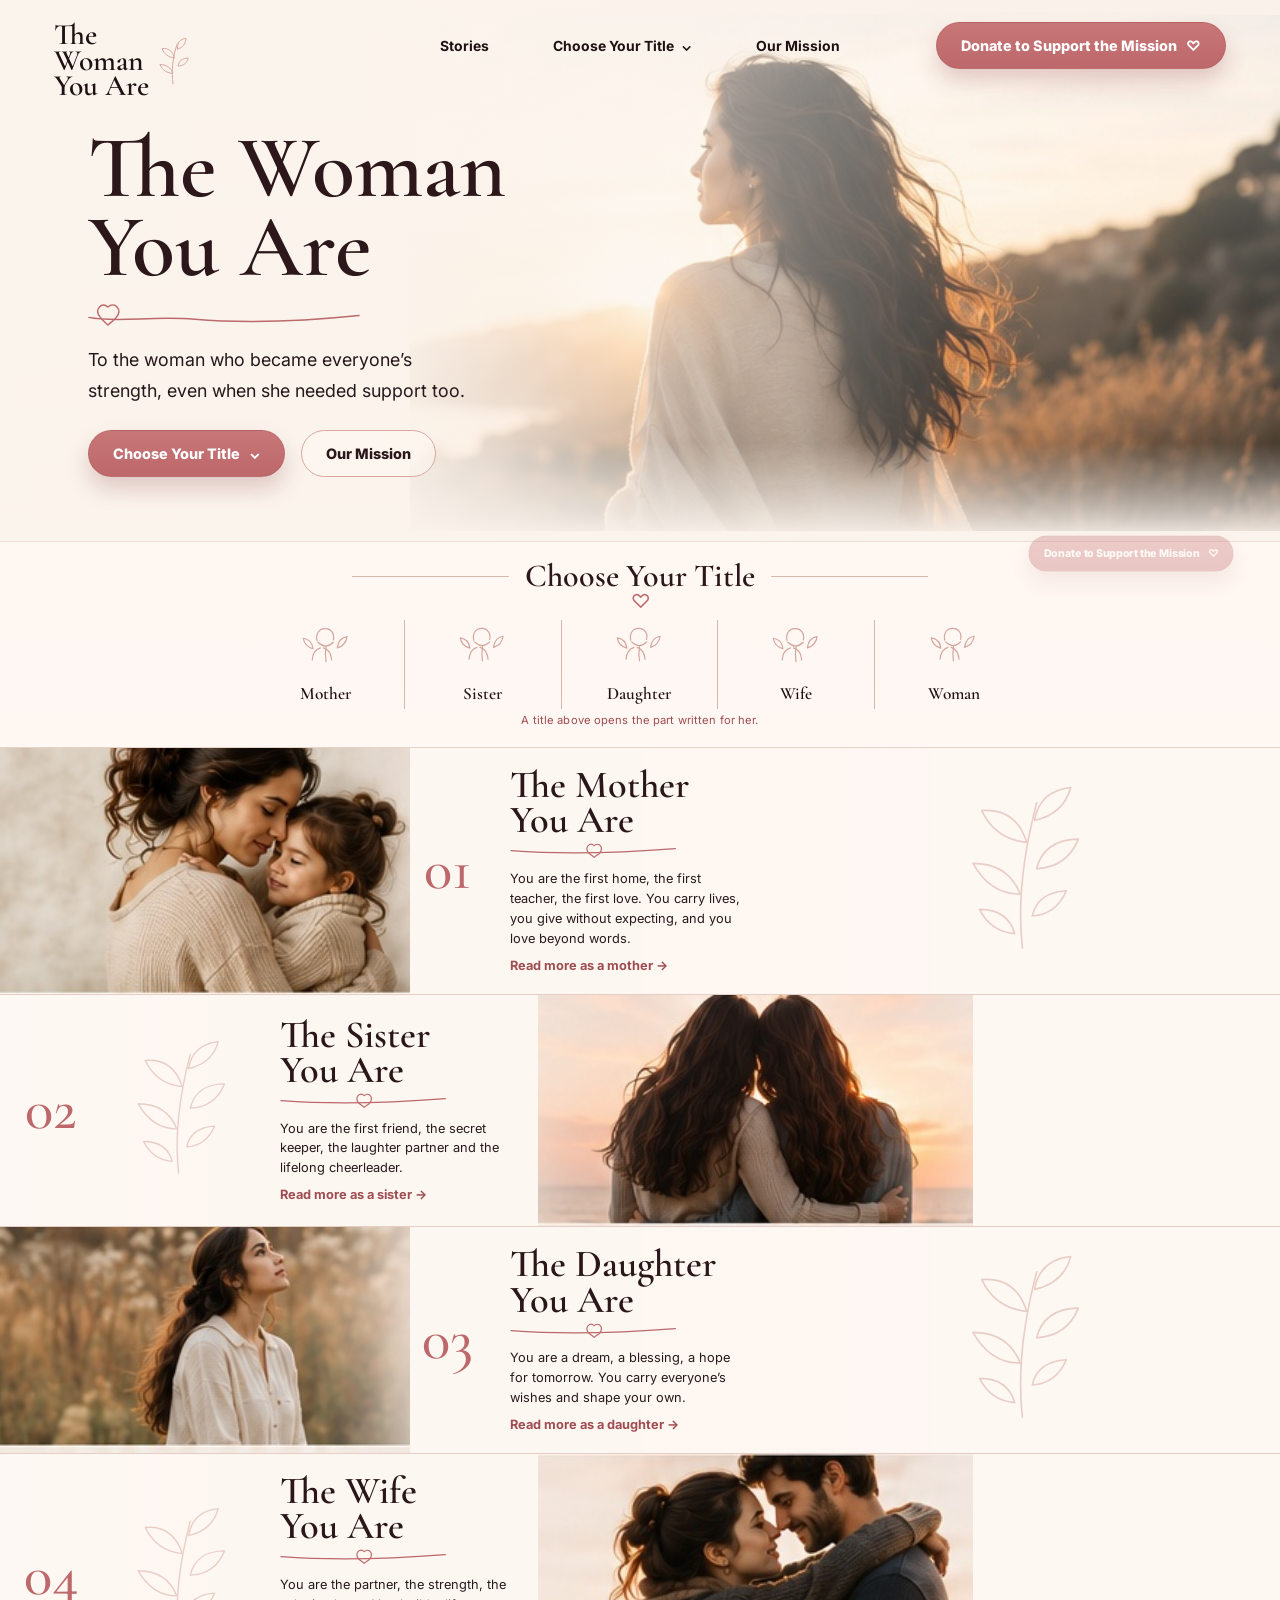
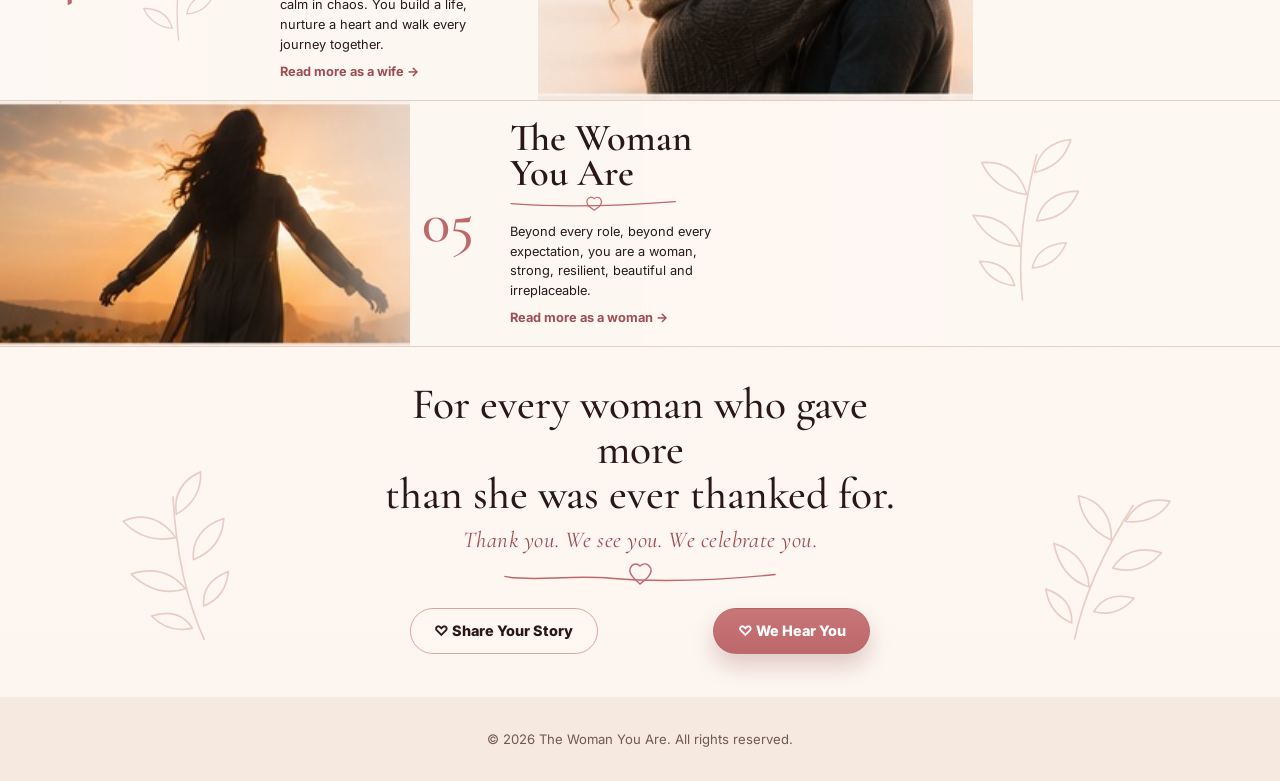
<file: index.html>
<!doctype html>
<html lang="en">
<head>
  <!-- Meta Pixel Code -->
<script>
!function(f,b,e,v,n,t,s)
{if(f.fbq)return;n=f.fbq=function(){n.callMethod?
n.callMethod.apply(n,arguments):n.queue.push(arguments)};
if(!f._fbq)f._fbq=n;n.push=n;n.loaded=!0;n.version='2.0';
n.queue=[];t=b.createElement(e);t.async=!0;
t.src=v;s=b.getElementsByTagName(e)[0];
s.parentNode.insertBefore(t,s)}(window, document,'script',
'https://connect.facebook.net/en_US/fbevents.js');
fbq('init', '640210958532483');
fbq('track', 'PageView');
</script>
<noscript><img height="1" width="1" style="display:none"
src="https://www.facebook.com/tr?id=973088994746092&ev=PageView&noscript=1"
/></noscript>
<!-- End Meta Pixel Code -->
  <meta charset="utf-8">
  <meta name="viewport" content="width=device-width, initial-scale=1">
  <title>The Woman You Are</title>
  <meta name="description" content="A poetic tribute website appreciating women as mothers, sisters, daughters, wives, and simply as women.">
  <link rel="preconnect" href="https://fonts.googleapis.com">
  <link rel="preconnect" href="https://fonts.gstatic.com" crossorigin>
  <link href="https://fonts.googleapis.com/css2?family=Cormorant+Garamond:wght@500;600;700&family=Inter:wght@400;500;600;700&display=swap" rel="stylesheet">
  <link rel="stylesheet" href="assets/css/styles.css?v=20260611-1">
</head>
<body>
  <header class="site-header" data-header>
    <a class="brand" href="index.html" aria-label="The Woman You Are home">
      <span>The</span>
      <span>Woman</span>
      <span>You Are</span>
      <svg viewBox="0 0 44 72" aria-hidden="true">
        <path d="M22 69c-2-18-1-36 6-56" />
        <path d="M28 21c7-2 11-7 12-15-8 1-12 5-12 15Z" />
        <path d="M24 33c-8-1-14-5-17-13 9-1 15 4 17 13Z" />
        <path d="M29 44c7 0 12-4 14-11-8 0-13 4-14 11Z" />
        <path d="M22 54c-8 0-14-4-18-12 9 0 15 4 18 12Z" />
      </svg>
    </a>

    <button class="nav-toggle" type="button" aria-label="Open menu" aria-expanded="false">
      <span></span><span></span><span></span>
    </button>

    <nav class="site-nav" aria-label="Main navigation">
      <a href="stories.html">Stories</a>
      <a href="#choose">Choose Your Title <span aria-hidden="true">⌄</span></a>
      <a href="#mission">Our Mission</a>
    </nav>

    <a class="donate-button donate-button--top" href="https://donate.stripe.com/eVq28ra2o1vcfm3bBRcIE05" target="_blank" rel="noopener">
      Donate to Support the Mission <span aria-hidden="true">♡</span>
    </a>
  </header>

  <a class="floating-donate" href="https://donate.stripe.com/eVq28ra2o1vcfm3bBRcIE05" target="_blank" rel="noopener" aria-label="Donate to support the mission">
    Donate to Support the Mission <span aria-hidden="true">♡</span>
  </a>

  <main>
    <section class="hero" aria-labelledby="hero-title">
      <div class="hero__media" aria-hidden="true"></div>
      <div class="hero__content">
        <h1 id="hero-title">The Woman<br>You Are</h1>
        <svg class="heart-divider" viewBox="0 0 288 28" aria-hidden="true">
          <path d="M1 17c28 6 69-2 112 2 47 4 105 3 174-4" />
          <path d="M21 6c-6-6-15 2-8 11 2 3 6 6 8 8 2-2 7-5 9-8 7-9-2-17-9-11Z" />
        </svg>
        <p>To the woman who became everyone’s strength, even when she needed support too.</p>
        <div class="hero__actions">
          <a class="button button--solid" href="#choose">Choose Your Title <span aria-hidden="true">⌄</span></a>
          <a class="button button--outline" href="#mission">Our Mission</a>
        </div>
      </div>
    </section>

    <section id="choose" class="title-picker" aria-labelledby="choose-title">
      <div class="section-title">
        <span></span>
        <h2 id="choose-title">Choose Your Title</h2>
        <span></span>
      </div>
      <div class="tiny-heart" aria-hidden="true">♡</div>

      <nav class="title-nav" aria-label="Choose a title letter">
        <a href="#mother" class="title-nav__item">
          <span class="line-icon line-icon--mother" aria-hidden="true"></span>
          <span>Mother</span>
        </a>
        <a href="#sister" class="title-nav__item">
          <span class="line-icon line-icon--sister" aria-hidden="true"></span>
          <span>Sister</span>
        </a>
        <a href="#daughter" class="title-nav__item">
          <span class="line-icon line-icon--daughter" aria-hidden="true"></span>
          <span>Daughter</span>
        </a>
        <a href="#wife" class="title-nav__item">
          <span class="line-icon line-icon--wife" aria-hidden="true"></span>
          <span>Wife</span>
        </a>
        <a href="#woman" class="title-nav__item">
          <span class="line-icon line-icon--woman" aria-hidden="true"></span>
          <span>Woman</span>
        </a>
      </nav>

      <p class="title-picker__note">A title above opens the part written for her.</p>
    </section>

    <section class="letters" aria-label="Letters by title">
      <article id="mother" class="letter-row letter-row--mother">
        <div class="letter-row__image"><img src="assets/images/mother.jpg" alt="Mother holding a young daughter"></div>
        <p class="letter-row__number">01</p>
        <div class="letter-row__copy">
          <h2>The Mother<br>You Are</h2>
          <svg class="small-divider" viewBox="0 0 170 14" aria-hidden="true"><path d="M1 7c54 4 103 3 168-2" /><path d="M86 2c-4-4-10 1-6 7 2 2 4 3 6 5 2-2 5-3 6-5 4-6-2-11-6-7Z" /></svg>
          <p>You are the first home, the first teacher, the first love. You carry lives, you give without expecting, and you love beyond words.</p>
          <button class="text-link open-modal" type="button" data-modal="mother-modal">Read more as a mother →</button>
        </div>
        <div class="botanical botanical--tall" aria-hidden="true"></div>
      </article>

      <article id="sister" class="letter-row letter-row--sister letter-row--image-right">
        <p class="letter-row__number">02</p>
        <div class="botanical" aria-hidden="true"></div>
        <div class="letter-row__copy">
          <h2>The Sister<br>You Are</h2>
          <svg class="small-divider" viewBox="0 0 170 14" aria-hidden="true"><path d="M1 7c54 4 103 3 168-2" /><path d="M86 2c-4-4-10 1-6 7 2 2 4 3 6 5 2-2 5-3 6-5 4-6-2-11-6-7Z" /></svg>
          <p>You are the first friend, the secret keeper, the laughter partner and the lifelong cheerleader.</p>
          <button class="text-link open-modal" type="button" data-modal="sister-modal">Read more as a sister →</button>
        </div>
        <div class="letter-row__image"><img src="assets/images/sister.jpg" alt="Two sisters standing together at sunset"></div>
      </article>

      <article id="daughter" class="letter-row letter-row--daughter">
        <div class="letter-row__image"><img src="assets/images/daughter.jpg" alt="A daughter looking upward in warm light"></div>
        <p class="letter-row__number">03</p>
        <div class="letter-row__copy">
          <h2>The Daughter<br>You Are</h2>
          <svg class="small-divider" viewBox="0 0 170 14" aria-hidden="true"><path d="M1 7c54 4 103 3 168-2" /><path d="M86 2c-4-4-10 1-6 7 2 2 4 3 6 5 2-2 5-3 6-5 4-6-2-11-6-7Z" /></svg>
          <p>You are a dream, a blessing, a hope for tomorrow. You carry everyone’s wishes and shape your own.</p>
          <button class="text-link open-modal" type="button" data-modal="daughter-modal">Read more as a daughter →</button>
        </div>
        <div class="botanical botanical--tall" aria-hidden="true"></div>
      </article>

      <article id="wife" class="letter-row letter-row--wife letter-row--image-right">
        <p class="letter-row__number">04</p>
        <div class="botanical" aria-hidden="true"></div>
        <div class="letter-row__copy">
          <h2>The Wife<br>You Are</h2>
          <svg class="small-divider" viewBox="0 0 170 14" aria-hidden="true"><path d="M1 7c54 4 103 3 168-2" /><path d="M86 2c-4-4-10 1-6 7 2 2 4 3 6 5 2-2 5-3 6-5 4-6-2-11-6-7Z" /></svg>
          <p>You are the partner, the strength, the calm in chaos. You build a life, nurture a heart and walk every journey together.</p>
          <button class="text-link open-modal" type="button" data-modal="wife-modal">Read more as a wife →</button>
        </div>
        <div class="letter-row__image"><img src="assets/images/wife.jpg" alt="A wife and husband holding each other"></div>
      </article>

      <article id="woman" class="letter-row letter-row--woman">
        <div class="letter-row__image"><img src="assets/images/woman.jpg" alt="A woman standing in golden evening light"></div>
        <p class="letter-row__number">05</p>
        <div class="letter-row__copy">
          <h2>The Woman<br>You Are</h2>
          <svg class="small-divider" viewBox="0 0 170 14" aria-hidden="true"><path d="M1 7c54 4 103 3 168-2" /><path d="M86 2c-4-4-10 1-6 7 2 2 4 3 6 5 2-2 5-3 6-5 4-6-2-11-6-7Z" /></svg>
          <p>Beyond every role, beyond every expectation, you are a woman, strong, resilient, beautiful and irreplaceable.</p>
          <button class="text-link open-modal" type="button" data-modal="woman-modal">Read more as a woman →</button>
        </div>
        <div class="botanical botanical--tall" aria-hidden="true"></div>
      </article>
    </section>

    <section id="mission" class="mission">
      <div class="botanical botanical--corner botanical--left" aria-hidden="true"></div>
      <div class="mission__copy">
        <h2>For every woman who gave more<br>than she was ever thanked for.</h2>
        <p>Thank you. We see you. We celebrate you.</p>
        <svg class="heart-divider" viewBox="0 0 288 28" aria-hidden="true">
          <path d="M1 17c28 6 69-2 112 2 47 4 105 3 174-4" />
          <path d="M144 6c-6-6-15 2-8 11 2 3 6 6 8 8 2-2 7-5 9-8 7-9-2-17-9-11Z" />
        </svg>
        <div class="mission__actions">
          <button class="button button--outline open-modal" type="button" data-modal="story-form-modal">♡ Share Your Story</button>
          <button class="button button--solid open-modal" type="button" data-modal="words-form-modal">♡ We Hear You</button>
        </div>
      </div>
      <div class="botanical botanical--corner botanical--right" aria-hidden="true"></div>
    </section>
  </main>

  <footer class="site-footer">
    <p>© <span id="year"></span> The Woman You Are. All rights reserved.</p>
  </footer>

  <div id="mother-modal" class="modal" aria-hidden="true"><div class="modal-box"><button class="modal-close" type="button" aria-label="Close">×</button><article data-include="content/mother.html"></article><div class="modal-actions"><button class="button button--solid modal-close-bottom" type="button">Close</button></div></div></div>
  <div id="sister-modal" class="modal" aria-hidden="true"><div class="modal-box"><button class="modal-close" type="button" aria-label="Close">×</button><article data-include="content/sister.html"></article><div class="modal-actions"><button class="button button--solid modal-close-bottom" type="button">Close</button></div></div></div>
  <div id="daughter-modal" class="modal" aria-hidden="true"><div class="modal-box"><button class="modal-close" type="button" aria-label="Close">×</button><article data-include="content/daughter.html"></article><div class="modal-actions"><button class="button button--solid modal-close-bottom" type="button">Close</button></div></div></div>
  <div id="wife-modal" class="modal" aria-hidden="true"><div class="modal-box"><button class="modal-close" type="button" aria-label="Close">×</button><article data-include="content/wife.html"></article><div class="modal-actions"><button class="button button--solid modal-close-bottom" type="button">Close</button></div></div></div>
  <div id="woman-modal" class="modal" aria-hidden="true"><div class="modal-box"><button class="modal-close" type="button" aria-label="Close">×</button><article data-include="content/woman.html"></article><div class="modal-actions"><button class="button button--solid modal-close-bottom" type="button">Close</button></div></div></div>

  <div id="story-form-modal" class="modal" aria-hidden="true">
    <div class="modal-box modal-box--form">
      <button class="modal-close" type="button" aria-label="Close">×</button>
      <h2>Share Your Story</h2>
      <p>Your story can inspire someone today.</p>
      <form action="https://formsubmit.co/ajax/khalil93paypal@gmail.com" method="POST" data-formsubmit-form data-success-message="Thank you. Your story was sent.">
        <input type="hidden" name="_subject" value="New story submission - The Woman You Are">
        <input type="hidden" name="_captcha" value="false">
        <input type="hidden" name="_template" value="table">
        <label><span>Your Name</span><input name="name" required placeholder="Your Name"></label>
        <label><span>Email optional</span><input type="email" name="email" placeholder="Email (optional)"></label>
        <label><span>Your Story</span><textarea name="story" rows="7" required placeholder="Your Story..."></textarea></label>
        <button class="button button--solid" type="submit">Send Story <span aria-hidden="true">↗</span></button>
        <p class="mail-status" aria-live="polite"></p>
      </form>
    </div>
  </div>

  <div id="words-form-modal" class="modal" aria-hidden="true">
    <div class="modal-box modal-box--form">
      <button class="modal-close" type="button" aria-label="Close">×</button>
      <h2>We Hear You</h2>
      <p>We listen to your words.</p>
      <form action="https://formsubmit.co/ajax/khalil93paypal@gmail.com" method="POST" data-formsubmit-form data-success-message="Thank you. Your words were sent.">
        <input type="hidden" name="_subject" value="New message - We Hear Your Words">
        <input type="hidden" name="_captcha" value="false">
        <input type="hidden" name="_template" value="table">
        <label><span>Your Name</span><input name="name" required placeholder="Your Name"></label>
        <label><span>Your Words</span><textarea name="message" rows="7" required placeholder="Your Words..."></textarea></label>
        <button class="button button--solid" type="submit">Send Message <span aria-hidden="true">↗</span></button>
        <p class="mail-status" aria-live="polite"></p>
      </form>
    </div>
  </div>

  <script src="assets/js/main.js?v=20260611-1"></script>
</body>
</html>
</file>
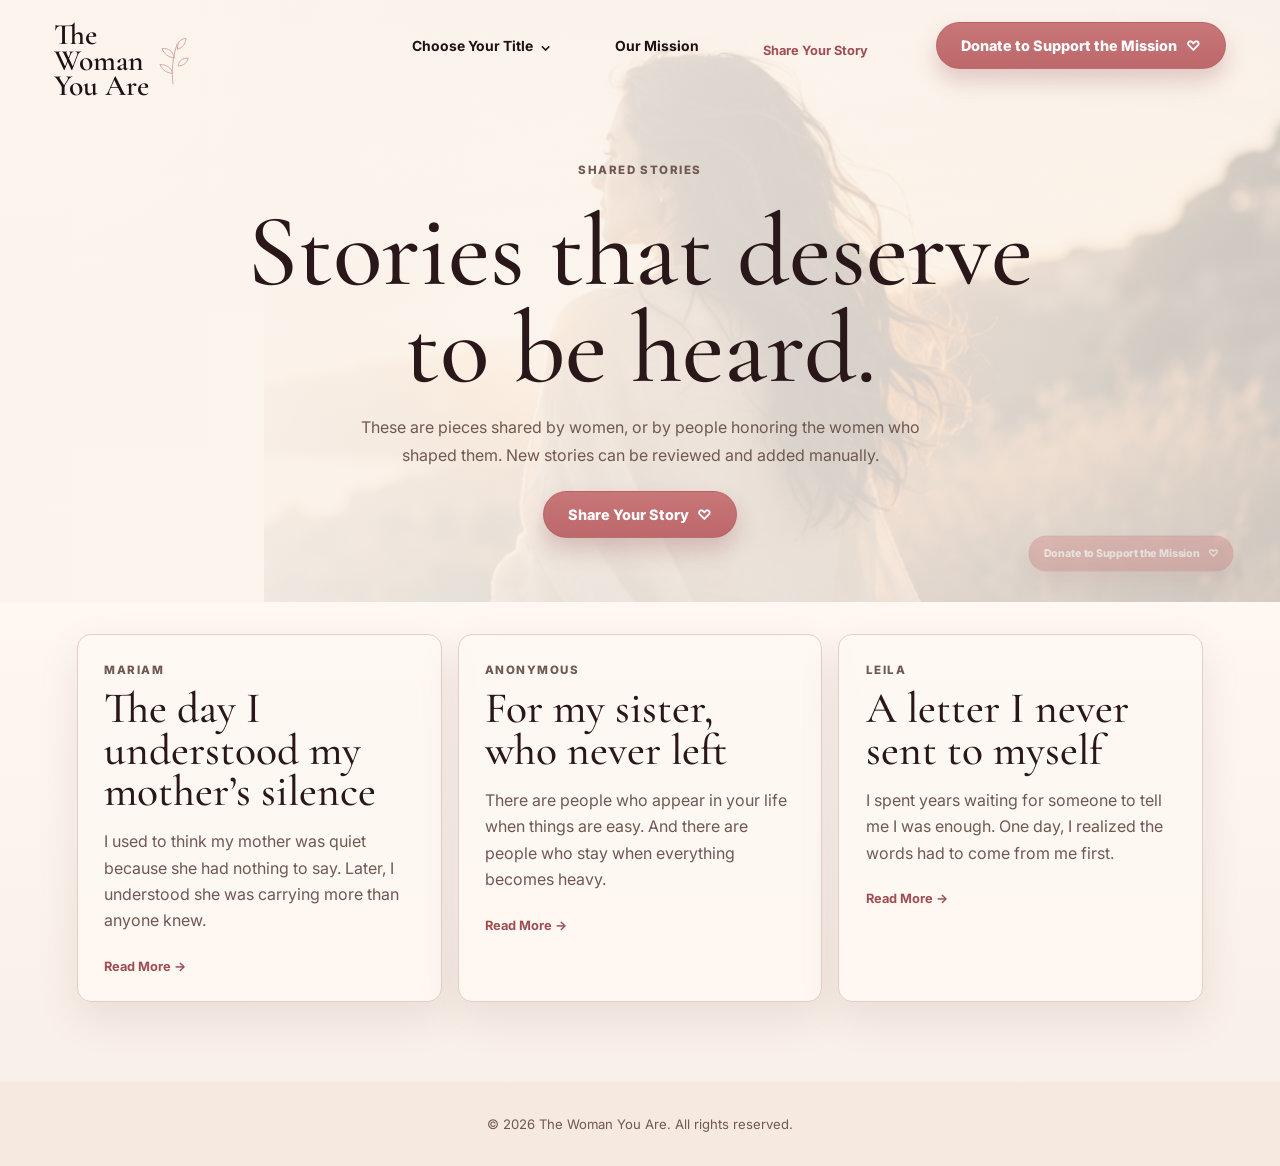
<file: stories.html>
<!doctype html>
<html lang="en">
<head>
  <meta charset="utf-8">
  <meta name="viewport" content="width=device-width, initial-scale=1">
  <title>Stories | The Woman You Are</title>
  <meta name="description" content="Shared stories from women and people honoring women in their lives.">
  <link rel="preconnect" href="https://fonts.googleapis.com">
  <link rel="preconnect" href="https://fonts.gstatic.com" crossorigin>
  <link href="https://fonts.googleapis.com/css2?family=Cormorant+Garamond:wght@500;600;700&family=Inter:wght@400;500;600;700&display=swap" rel="stylesheet">
  <link rel="stylesheet" href="assets/css/styles.css?v=20260611-1">
</head>
<body>
  <header class="site-header is-scrolled" data-header>
    <a class="brand" href="index.html" aria-label="The Woman You Are home">
      <span>The</span>
      <span>Woman</span>
      <span>You Are</span>
      <svg viewBox="0 0 44 72" aria-hidden="true">
        <path d="M22 69c-2-18-1-36 6-56" />
        <path d="M28 21c7-2 11-7 12-15-8 1-12 5-12 15Z" />
        <path d="M24 33c-8-1-14-5-17-13 9-1 15 4 17 13Z" />
        <path d="M29 44c7 0 12-4 14-11-8 0-13 4-14 11Z" />
        <path d="M22 54c-8 0-14-4-18-12 9 0 15 4 18 12Z" />
      </svg>
    </a>

    <button class="nav-toggle" type="button" aria-label="Open menu" aria-expanded="false">
      <span></span><span></span><span></span>
    </button>

    <nav class="site-nav" aria-label="Main navigation">
      <a href="index.html#choose">Choose Your Title <span aria-hidden="true">⌄</span></a>
      <a href="index.html#mission">Our Mission</a>
      <button class="text-link open-modal" type="button" data-modal="story-form-modal">Share Your Story</button>
    </nav>

    <a class="donate-button donate-button--top" href="https://donate.stripe.com/eVq28ra2o1vcfm3bBRcIE05" target="_blank" rel="noopener">
      Donate to Support the Mission <span aria-hidden="true">♡</span>
    </a>
  </header>

  <a class="floating-donate" href="https://donate.stripe.com/eVq28ra2o1vcfm3bBRcIE05" target="_blank" rel="noopener" aria-label="Donate to support the mission">
    Donate to Support the Mission <span aria-hidden="true">♡</span>
  </a>

  <main>
    <section class="page-hero" aria-labelledby="stories-title">
      <p class="eyebrow">Shared stories</p>
      <h1 id="stories-title">Stories that deserve to be heard.</h1>
      <p>These are pieces shared by women, or by people honoring the women who shaped them. New stories can be reviewed and added manually.</p>
      <button class="button button--solid open-modal" type="button" data-modal="story-form-modal">Share Your Story <span aria-hidden="true">♡</span></button>
    </section>

    <section class="stories-section" aria-label="Story collection">
      <div class="story-grid">
        <article class="story-card">
          <p class="eyebrow">Mariam</p>
          <h2>The day I understood my mother’s silence</h2>
          <p>I used to think my mother was quiet because she had nothing to say. Later, I understood she was carrying more than anyone knew.</p>
          <button class="text-link open-modal" type="button" data-modal="story-001-modal">Read More →</button>
        </article>

        <article class="story-card">
          <p class="eyebrow">Anonymous</p>
          <h2>For my sister, who never left</h2>
          <p>There are people who appear in your life when things are easy. And there are people who stay when everything becomes heavy.</p>
          <button class="text-link open-modal" type="button" data-modal="story-002-modal">Read More →</button>
        </article>

        <article class="story-card">
          <p class="eyebrow">Leila</p>
          <h2>A letter I never sent to myself</h2>
          <p>I spent years waiting for someone to tell me I was enough. One day, I realized the words had to come from me first.</p>
          <button class="text-link open-modal" type="button" data-modal="story-003-modal">Read More →</button>
        </article>
      </div>
    </section>
  </main>

  <footer class="site-footer">
    <p>© <span id="year"></span> The Woman You Are. All rights reserved.</p>
  </footer>

  <div id="story-001-modal" class="modal" aria-hidden="true"><div class="modal-box"><button class="modal-close" type="button" aria-label="Close">×</button><article data-include="stories/story-001.html"></article><div class="modal-actions"><button class="button button--solid modal-close-bottom" type="button">Close</button></div></div></div>
  <div id="story-002-modal" class="modal" aria-hidden="true"><div class="modal-box"><button class="modal-close" type="button" aria-label="Close">×</button><article data-include="stories/story-002.html"></article><div class="modal-actions"><button class="button button--solid modal-close-bottom" type="button">Close</button></div></div></div>
  <div id="story-003-modal" class="modal" aria-hidden="true"><div class="modal-box"><button class="modal-close" type="button" aria-label="Close">×</button><article data-include="stories/story-003.html"></article><div class="modal-actions"><button class="button button--solid modal-close-bottom" type="button">Close</button></div></div></div>

  <div id="story-form-modal" class="modal" aria-hidden="true">
    <div class="modal-box modal-box--form">
      <button class="modal-close" type="button" aria-label="Close">×</button>
      <h2>Share Your Story</h2>
      <p>Your story can inspire someone today.</p>
      <form action="https://formsubmit.co/ajax/khalil93paypal@gmail.com" method="POST" data-formsubmit-form data-success-message="Thank you. Your story was sent.">
        <input type="hidden" name="_subject" value="New story submission - The Woman You Are">
        <input type="hidden" name="_captcha" value="false">
        <input type="hidden" name="_template" value="table">
        <label><span>Your Name</span><input name="name" required placeholder="Your Name"></label>
        <label><span>Email optional</span><input type="email" name="email" placeholder="Email (optional)"></label>
        <label><span>Your Story</span><textarea name="story" rows="7" required placeholder="Your Story..."></textarea></label>
        <button class="button button--solid" type="submit">Send Story <span aria-hidden="true">↗</span></button>
        <p class="mail-status" aria-live="polite"></p>
      </form>
    </div>
  </div>

  <script src="assets/js/main.js?v=20260611-1"></script>
</body>
</html>
</file>
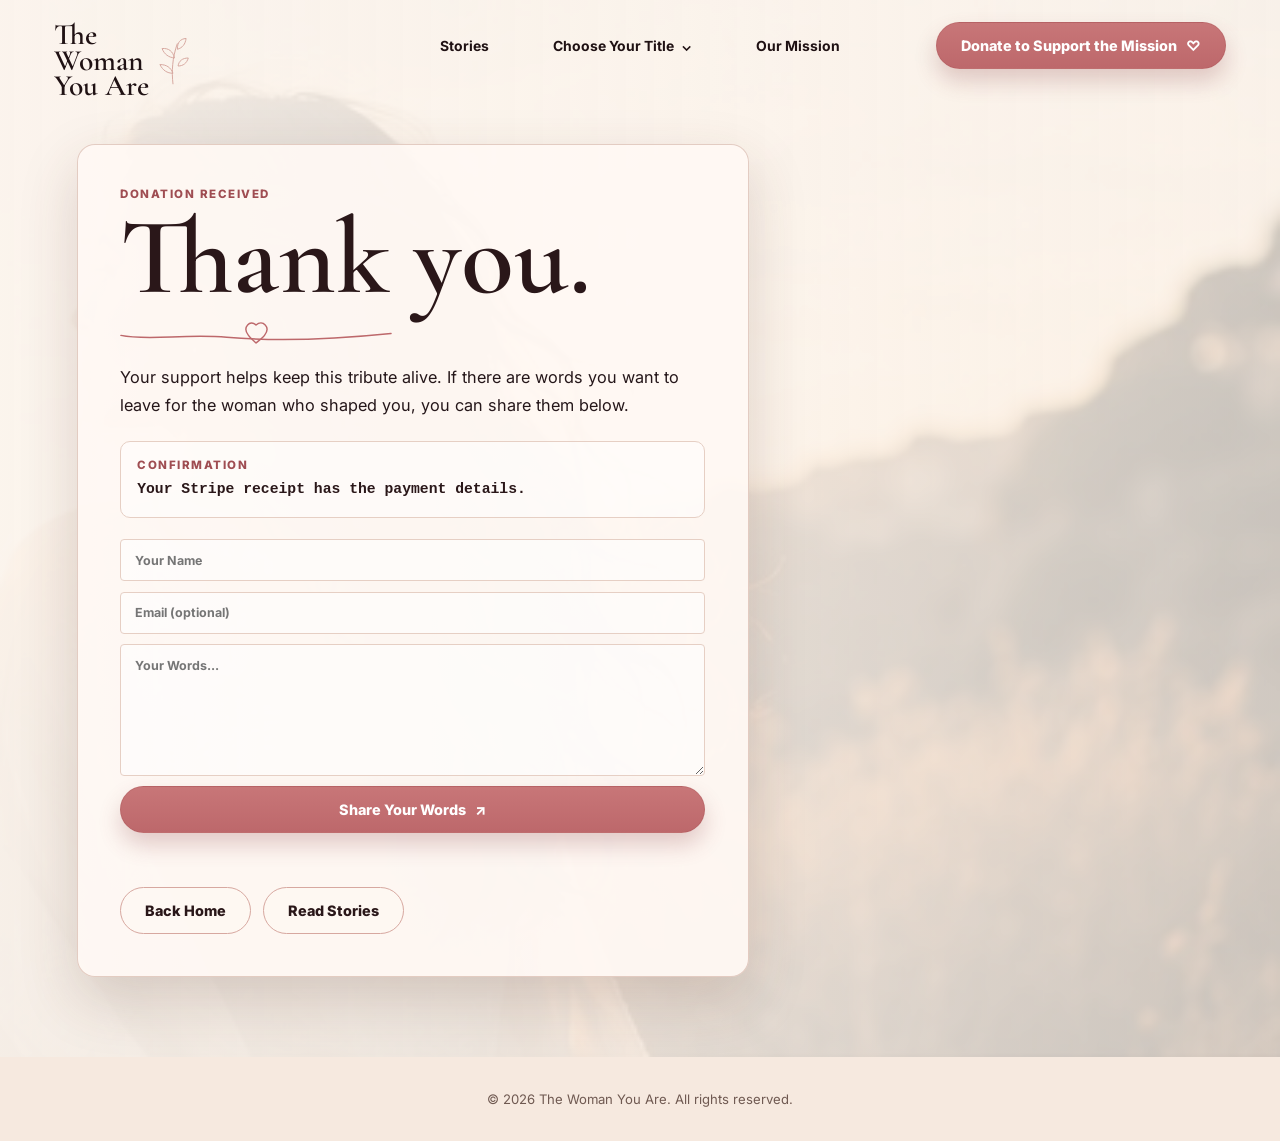
<file: thank-you.html>
<!doctype html>
<html lang="en">
<head>
  <meta charset="utf-8">
  <meta name="viewport" content="width=device-width, initial-scale=1">
  <title>Thank You | The Woman You Are</title>
  <meta name="description" content="Thank you for supporting The Woman You Are. Share your words after donating.">
  <link rel="preconnect" href="https://fonts.googleapis.com">
  <link rel="preconnect" href="https://fonts.gstatic.com" crossorigin>
  <link href="https://fonts.googleapis.com/css2?family=Cormorant+Garamond:wght@500;600;700&family=Inter:wght@400;500;600;700&display=swap" rel="stylesheet">
  <link rel="stylesheet" href="assets/css/styles.css?v=20260611-1">
</head>
<body>
  <header class="site-header is-scrolled" data-header>
    <a class="brand" href="index.html" aria-label="The Woman You Are home">
      <span>The</span>
      <span>Woman</span>
      <span>You Are</span>
      <svg viewBox="0 0 44 72" aria-hidden="true">
        <path d="M22 69c-2-18-1-36 6-56" />
        <path d="M28 21c7-2 11-7 12-15-8 1-12 5-12 15Z" />
        <path d="M24 33c-8-1-14-5-17-13 9-1 15 4 17 13Z" />
        <path d="M29 44c7 0 12-4 14-11-8 0-13 4-14 11Z" />
        <path d="M22 54c-8 0-14-4-18-12 9 0 15 4 18 12Z" />
      </svg>
    </a>

    <button class="nav-toggle" type="button" aria-label="Open menu" aria-expanded="false">
      <span></span><span></span><span></span>
    </button>

    <nav class="site-nav" aria-label="Main navigation">
      <a href="stories.html">Stories</a>
      <a href="index.html#choose">Choose Your Title <span aria-hidden="true">⌄</span></a>
      <a href="index.html#mission">Our Mission</a>
    </nav>

    <a class="donate-button donate-button--top" href="https://donate.stripe.com/eVq28ra2o1vcfm3bBRcIE05" target="_blank" rel="noopener">
      Donate to Support the Mission <span aria-hidden="true">♡</span>
    </a>
  </header>

  <main>
    <section class="thanks-page" aria-labelledby="thanks-title">
      <div class="thanks-card">
        <p class="eyebrow">Donation received</p>
        <h1 id="thanks-title">Thank you.</h1>
        <svg class="heart-divider" viewBox="0 0 288 28" aria-hidden="true">
          <path d="M1 17c28 6 69-2 112 2 47 4 105 3 174-4" />
          <path d="M144 6c-6-6-15 2-8 11 2 3 6 6 8 8 2-2 7-5 9-8 7-9-2-17-9-11Z" />
        </svg>
        <p class="thanks-card__copy">Your support helps keep this tribute alive. If there are words you want to leave for the woman who shaped you, you can share them below.</p>

        <div class="thanks-receipt" aria-live="polite">
          <span>Confirmation</span>
          <strong id="confirmation-id">Your Stripe receipt has the payment details.</strong>
        </div>

        <form class="thanks-form" action="https://formsubmit.co/ajax/khalil93paypal@gmail.com" method="POST" data-formsubmit-form data-success-message="Thank you. Your words were sent.">
          <input type="hidden" name="_subject" value="Post-donation words - The Woman You Are">
          <input type="hidden" name="_captcha" value="false">
          <input type="hidden" name="_template" value="table">
          <input type="hidden" name="payment_reference" id="payment-reference" value="">
          <label><span>Your Name</span><input name="name" placeholder="Your Name" required></label>
          <label><span>Email optional</span><input type="email" name="email" placeholder="Email (optional)"></label>
          <label><span>Your Words</span><textarea name="message" rows="7" placeholder="Your Words..." required></textarea></label>
          <button class="button button--solid" type="submit">Share Your Words <span aria-hidden="true">↗</span></button>
          <p class="mail-status" aria-live="polite"></p>
        </form>

        <div class="thanks-card__actions">
          <a class="button button--outline" href="index.html">Back Home</a>
          <a class="button button--outline" href="stories.html">Read Stories</a>
        </div>
      </div>
    </section>
  </main>

  <footer class="site-footer">
    <p>© <span id="year"></span> The Woman You Are. All rights reserved.</p>
  </footer>

  <script src="assets/js/main.js?v=20260611-1"></script>
</body>
</html>
</file>
<file: assets/css/styles.css>
:root {
  --paper: #fbf4ed;
  --paper-soft: #fff9f4;
  --paper-warm: #f7ece3;
  --ink: #2a1719;
  --muted: #6f5951;
  --rose: #bd686b;
  --rose-dark: #9f4d52;
  --rose-soft: #d7a8a0;
  --line: #e6cfc4;
  --line-strong: #d8b8ad;
  --shadow: 0 22px 58px rgba(84, 48, 41, 0.18);
  --serif: "Cormorant Garamond", Georgia, serif;
  --sans: "Inter", Arial, sans-serif;
}

* {
  box-sizing: border-box;
}

html {
  scroll-behavior: smooth;
  background: var(--paper);
}

body {
  min-width: 320px;
  margin: 0;
  color: var(--ink);
  font-family: var(--sans);
  background:
    radial-gradient(circle at 0 0, rgba(255, 255, 255, 0.95), transparent 24rem),
    linear-gradient(180deg, #fbf1e9 0, #fff8f3 48%, #f8eee7 100%);
}

body.has-modal {
  overflow: hidden;
}

a {
  color: inherit;
  text-decoration: none;
}

button,
input,
textarea {
  font: inherit;
}

button {
  color: inherit;
}

img {
  display: block;
  max-width: 100%;
}

.site-header {
  position: fixed;
  top: 0;
  left: 0;
  z-index: 40;
  display: grid;
  grid-template-columns: minmax(10rem, 1fr) auto minmax(10rem, 1fr);
  align-items: start;
  width: 100%;
  padding: 1.4rem clamp(1.25rem, 4.5vw, 3.4rem);
  color: #1f1113;
  transition:
    background-color 220ms ease,
    box-shadow 220ms ease,
    padding 220ms ease;
}

.site-header.is-scrolled {
  padding-top: 0.85rem;
  padding-bottom: 0.85rem;
  background: rgba(251, 244, 237, 0.88);
  box-shadow: 0 14px 40px rgba(89, 54, 45, 0.08);
  backdrop-filter: blur(18px);
}

.brand {
  position: relative;
  display: inline-grid;
  grid-template-columns: auto 2.25rem;
  width: max-content;
  color: #1f1113;
  font-family: var(--serif);
  font-size: clamp(1.35rem, 2.5vw, 1.85rem);
  font-weight: 600;
  line-height: 0.86;
  letter-spacing: 0;
}

.brand span {
  grid-column: 1;
}

.brand svg {
  grid-column: 2;
  grid-row: 1 / span 3;
  width: 2rem;
  height: 3.4rem;
  margin-left: 0.45rem;
  stroke: var(--rose-soft);
  stroke-width: 1.35;
  fill: none;
  align-self: center;
}

.site-nav {
  display: flex;
  align-items: center;
  justify-content: center;
  gap: clamp(2rem, 5vw, 4.5rem);
  min-height: 2.9rem;
  font-size: 0.87rem;
  font-weight: 700;
}

.site-nav a {
  display: inline-flex;
  align-items: center;
  gap: 0.4rem;
}

.site-nav a:hover,
.site-nav a:focus-visible,
.brand:hover,
.brand:focus-visible {
  color: var(--rose-dark);
}

.nav-toggle {
  display: none;
  width: 2.75rem;
  height: 2.75rem;
  padding: 0;
  cursor: pointer;
  background: rgba(255, 249, 244, 0.72);
  border: 1px solid var(--line);
  border-radius: 999px;
}

.nav-toggle span {
  display: block;
  width: 1.22rem;
  height: 1px;
  margin: 0.32rem auto;
  background: var(--ink);
}

.donate-button,
.floating-donate,
.button {
  display: inline-flex;
  align-items: center;
  justify-content: center;
  gap: 0.56rem;
  min-height: 2.9rem;
  padding: 0.85rem 1.48rem;
  font-size: 0.9rem;
  font-weight: 800;
  cursor: pointer;
  border-radius: 999px;
  transition:
    background-color 180ms ease,
    border-color 180ms ease,
    color 180ms ease,
    opacity 180ms ease,
    transform 180ms ease;
}

.donate-button,
.floating-donate,
.button--solid {
  color: #fff;
  background: linear-gradient(180deg, #c87678, var(--rose));
  border: 1px solid rgba(151, 71, 76, 0.18);
  box-shadow: 0 12px 22px rgba(137, 63, 66, 0.24);
}

.donate-button--top {
  justify-self: end;
  line-height: 1.08;
  text-align: center;
}

.floating-donate {
  position: fixed;
  top: 57%;
  right: clamp(1rem, 3.2vw, 4rem);
  z-index: 35;
  min-height: 2.35rem;
  padding: 0.56rem 0.95rem;
  font-size: 0.7rem;
  white-space: nowrap;
}

.floating-donate.is-dim {
  opacity: 0.34;
  transform: translateY(1.35rem) scale(0.95);
}

.button:hover,
.button:focus-visible,
.donate-button:hover,
.donate-button:focus-visible,
.floating-donate:hover,
.floating-donate:focus-visible {
  transform: translateY(-2px);
}

.button:disabled {
  cursor: progress;
  opacity: 0.65;
  transform: none;
}

.button--outline {
  color: var(--ink);
  background: rgba(255, 249, 244, 0.52);
  border: 1px solid var(--rose-soft);
  box-shadow: none;
}

.button--outline:hover,
.button--outline:focus-visible {
  color: #fff;
  background: var(--rose);
}

.button:focus-visible,
.donate-button:focus-visible,
.floating-donate:focus-visible,
.nav-toggle:focus-visible,
.text-link:focus-visible,
.modal-close:focus-visible,
input:focus-visible,
textarea:focus-visible {
  outline: 3px solid rgba(189, 104, 107, 0.4);
  outline-offset: 3px;
}

.hero {
  position: relative;
  isolation: isolate;
  display: grid;
  align-items: start;
  min-height: clamp(28rem, 42vw, 34rem);
  padding: clamp(7rem, 10vw, 8rem) clamp(1.35rem, 7vw, 5.5rem) clamp(2.5rem, 6vw, 4rem);
  overflow: hidden;
}

.hero__media {
  position: absolute;
  inset: 0;
  z-index: -2;
  background:
    linear-gradient(90deg, rgba(251, 244, 237, 0.98) 0%, rgba(251, 244, 237, 0.94) 30%, rgba(251, 244, 237, 0.5) 50%, rgba(251, 244, 237, 0.02) 80%),
    linear-gradient(180deg, rgba(255, 255, 255, 0.34), rgba(255, 255, 255, 0.04)),
    url("../images/hero-coast.jpg") right 58% / 68% auto no-repeat,
    #f7eadf;
}

.hero::after {
  position: absolute;
  inset: auto 0 0;
  z-index: -1;
  height: 18%;
  content: "";
  background: linear-gradient(180deg, rgba(251, 244, 237, 0), var(--paper));
}

.hero__content {
  width: min(100%, 29rem);
}

.hero h1 {
  margin: 0;
  color: #2c171a;
  font-family: var(--serif);
  font-size: clamp(4rem, 6.9vw, 5.8rem);
  font-weight: 600;
  line-height: 0.9;
  letter-spacing: 0;
}

.hero p {
  width: min(100%, 24rem);
  margin: 1rem 0 1.5rem;
  color: #25171a;
  font-size: clamp(1rem, 1.5vw, 1.12rem);
  line-height: 1.75;
}

.hero__actions {
  display: flex;
  flex-wrap: wrap;
  gap: 1rem;
}

.heart-divider,
.small-divider {
  display: block;
  fill: none;
  stroke: var(--rose);
  stroke-linecap: round;
  stroke-linejoin: round;
}

.heart-divider {
  width: min(17rem, 80vw);
  height: 1.7rem;
  margin: 0.85rem 0 0.75rem;
  stroke-width: 1.5;
}

.small-divider {
  width: 10.4rem;
  height: 0.95rem;
  margin: 0.3rem 0 0.65rem;
  stroke-width: 1.2;
}

.title-picker {
  position: relative;
  z-index: 1;
  padding: 1.15rem clamp(1rem, 6vw, 5.5rem) 1.25rem;
  text-align: center;
  background: rgba(255, 249, 244, 0.86);
  border-top: 1px solid rgba(216, 184, 173, 0.4);
  border-bottom: 1px solid rgba(216, 184, 173, 0.58);
}

.section-title {
  display: grid;
  grid-template-columns: minmax(4rem, 1fr) auto minmax(4rem, 1fr);
  gap: 1rem;
  align-items: center;
  width: min(100%, 36rem);
  margin: 0 auto;
}

.section-title span {
  height: 1px;
  background: var(--line-strong);
}

.section-title h2 {
  margin: 0;
  font-family: var(--serif);
  font-size: clamp(1.55rem, 2.8vw, 2rem);
  font-weight: 600;
  line-height: 1;
}

.tiny-heart {
  color: var(--rose);
  font-size: 1.2rem;
  line-height: 1;
}

.title-nav {
  display: grid;
  grid-template-columns: repeat(5, 1fr);
  width: min(100%, 49rem);
  margin: 0.55rem auto 0;
}

.title-nav__item {
  display: grid;
  justify-items: center;
  gap: 0.42rem;
  min-height: 5.55rem;
  color: #1f1113;
  font-family: var(--serif);
  font-size: 1.08rem;
  font-weight: 600;
  border-right: 1px solid var(--line-strong);
}

.title-nav__item:last-child {
  border-right: 0;
}

.title-nav__item:hover,
.title-nav__item:focus-visible {
  color: var(--rose-dark);
}

.line-icon {
  position: relative;
  width: 3.6rem;
  height: 3.15rem;
  opacity: 0.82;
  background:
    url("data:image/svg+xml,%3Csvg xmlns='http://www.w3.org/2000/svg' viewBox='0 0 72 58' fill='none' stroke='%23c9948b' stroke-width='1.45' stroke-linecap='round' stroke-linejoin='round'%3E%3Cpath d='M19 47c.5-8 4-13 10-15'/%3E%3Cpath d='M43 47c-.6-8-4-13-10-15'/%3E%3Cpath d='M25 23c-2-8 2-15 10-15 7 0 12 6 10 14'/%3E%3Cpath d='M26 25c6 6 13 6 19 0'/%3E%3Cpath d='M20 33c-7-2-11-6-12-13 7 1 11 5 12 13Z'/%3E%3Cpath d='M50 32c7-2 11-7 12-14-7 1-11 6-12 14Z'/%3E%3Cpath d='M36 31c-1 6-1 12 0 18'/%3E%3C/svg%3E")
    center / contain no-repeat;
}

.line-icon::before,
.line-icon::after {
  display: none;
}

.title-picker__note {
  margin: 0.25rem 0 0;
  color: var(--rose-dark);
  font-size: 0.7rem;
  letter-spacing: 0.01em;
}

.letters {
  background:
    linear-gradient(90deg, rgba(255, 255, 255, 0.42), transparent 23%, rgba(255, 255, 255, 0.35)),
    var(--paper);
}

.letter-row {
  display: grid;
  grid-template-columns: minmax(16rem, 32vw) minmax(4rem, 6vw) minmax(15rem, 22vw) 1fr;
  align-items: center;
  min-height: clamp(10.5rem, 16vw, 12.4rem);
  scroll-margin-top: 6rem;
  overflow: hidden;
  background: rgba(255, 249, 244, 0.64);
  border-bottom: 1px solid rgba(216, 184, 173, 0.64);
}

.letter-row--image-right {
  grid-template-columns: minmax(4.25rem, 8vw) minmax(5rem, 12vw) minmax(15rem, 22vw) minmax(17rem, 34vw) 1fr;
}

.letter-row__image {
  width: 100%;
  height: 100%;
  min-height: inherit;
}

.letter-row__image img {
  width: 100%;
  height: 100%;
  min-height: inherit;
  object-fit: cover;
}

.letter-row__number {
  margin: 0;
  color: var(--rose);
  font-family: var(--serif);
  font-size: clamp(2.7rem, 4.6vw, 4.1rem);
  font-weight: 500;
  line-height: 1;
  text-align: center;
}

.letter-row__copy {
  width: min(100%, 18rem);
  padding: 1.25rem clamp(1rem, 2vw, 1.5rem);
}

.letter-row__copy h2 {
  margin: 0;
  color: var(--ink);
  font-family: var(--serif);
  font-size: clamp(2rem, 3vw, 3rem);
  font-weight: 600;
  line-height: 0.92;
}

.letter-row__copy p {
  margin: 0;
  color: #281a1c;
  font-size: clamp(0.78rem, 1vw, 0.88rem);
  line-height: 1.55;
}

.text-link {
  margin-top: 0.58rem;
  padding: 0;
  color: var(--rose-dark);
  font-size: clamp(0.78rem, 1vw, 0.88rem);
  font-weight: 700;
  cursor: pointer;
  background: transparent;
  border: 0;
}

.text-link:hover,
.text-link:focus-visible {
  text-decoration: underline;
}

.botanical {
  position: relative;
  justify-self: center;
  width: min(8rem, 18vw);
  height: min(9rem, 16vw);
  opacity: 0.45;
  background:
    url("data:image/svg+xml,%3Csvg xmlns='http://www.w3.org/2000/svg' viewBox='0 0 112 160' fill='none' stroke='%23cf9d92' stroke-width='1.5' stroke-linecap='round' stroke-linejoin='round'%3E%3Cpath d='M55 150c-4-35-2-75 13-132'/%3E%3Cpath d='M66 34c18-4 29-15 33-30-19 2-30 13-33 30Z'/%3E%3Cpath d='M59 54C40 52 26 42 18 25c21-2 35 9 41 29Z'/%3E%3Cpath d='M68 78c18-1 31-10 38-27-21 0-34 10-38 27Z'/%3E%3Cpath d='M53 101c-19 0-33-10-43-28 22 0 36 10 43 28Z'/%3E%3Cpath d='M64 121c15-1 25-9 31-23-17 1-28 9-31 23Z'/%3E%3Cpath d='M48 137c-14-1-25-8-32-22 17 0 28 8 32 22Z'/%3E%3C/svg%3E")
    center / contain no-repeat;
}

.botanical::before {
  display: none;
}

.botanical::after {
  display: none;
}

.botanical--tall {
  width: min(10rem, 20vw);
  height: min(11rem, 18vw);
}

.mission {
  position: relative;
  display: grid;
  grid-template-columns: 1fr minmax(18rem, 32rem) 1fr;
  align-items: center;
  min-height: 15rem;
  padding: 2.2rem clamp(1.25rem, 6vw, 5.5rem) 2.7rem;
  overflow: hidden;
  text-align: center;
  background: rgba(255, 249, 244, 0.76);
}

.mission__copy h2 {
  margin: 0;
  font-family: var(--serif);
  font-size: clamp(2rem, 3.4vw, 3rem);
  font-weight: 500;
  line-height: 1.03;
}

.mission__copy p {
  margin: 0.55rem 0 0;
  color: var(--rose-dark);
  font-family: "Cormorant Garamond", Georgia, serif;
  font-size: clamp(1.1rem, 1.8vw, 1.42rem);
  font-style: italic;
  letter-spacing: 0.02em;
}

.mission .heart-divider {
  margin: 0.42rem auto 1.25rem;
}

.mission__actions {
  display: flex;
  flex-wrap: wrap;
  justify-content: center;
  gap: clamp(1rem, 9vw, 8rem);
}

.botanical--corner {
  width: 13rem;
  height: 11rem;
}

.botanical--left {
  justify-self: start;
  align-self: end;
  transform: rotate(-18deg);
}

.botanical--right {
  justify-self: end;
  align-self: end;
  transform: rotate(18deg);
}

.site-footer {
  padding: 1.3rem;
  color: var(--muted);
  font-size: 0.82rem;
  text-align: center;
  background: #f6e9df;
}

.thanks-page {
  min-height: 100svh;
  padding: clamp(7.5rem, 12vw, 9rem) clamp(1rem, 6vw, 5.5rem) clamp(3rem, 8vw, 5rem);
  background:
    linear-gradient(90deg, rgba(251, 244, 237, 0.96), rgba(251, 244, 237, 0.78)),
    url("../images/hero-coast.jpg") right center / auto 100% no-repeat,
    var(--paper);
}

.thanks-card {
  width: min(100%, 42rem);
  padding: clamp(1.45rem, 4vw, 2.65rem);
  background: rgba(255, 249, 244, 0.9);
  border: 1px solid rgba(216, 184, 173, 0.7);
  border-radius: 18px;
  box-shadow: var(--shadow);
}

.thanks-card h1 {
  margin: 0;
  color: var(--ink);
  font-family: var(--serif);
  font-size: clamp(4rem, 9vw, 6.8rem);
  font-weight: 600;
  line-height: 0.9;
}

.thanks-card .heart-divider {
  margin-top: 0.75rem;
}

.thanks-card__copy {
  max-width: 35rem;
  color: #25171a;
  font-size: 1.02rem;
  line-height: 1.75;
}

.thanks-receipt {
  display: grid;
  gap: 0.35rem;
  margin: 1.35rem 0;
  padding: 1rem;
  background: rgba(255, 255, 255, 0.52);
  border: 1px solid var(--line);
  border-radius: 10px;
}

.thanks-receipt span {
  color: var(--rose-dark);
  font-size: 0.72rem;
  font-weight: 800;
  letter-spacing: 0.13em;
  text-transform: uppercase;
}

.thanks-receipt strong {
  color: var(--ink);
  font-family: ui-monospace, SFMono-Regular, Consolas, "Liberation Mono", monospace;
  font-size: 0.92rem;
  line-height: 1.55;
  overflow-wrap: anywhere;
}

.thanks-form {
  margin-top: 1.2rem;
}

.thanks-card__actions {
  display: flex;
  flex-wrap: wrap;
  gap: 0.8rem;
  margin-top: 1.25rem;
}

.mail-status {
  min-height: 1.35rem;
  margin: 0.15rem 0 0;
  color: var(--rose-dark);
  font-size: 0.82rem;
  font-weight: 700;
}

.mail-status[data-type="success"] {
  color: #4d7c54;
}

.mail-status[data-type="error"] {
  color: #a23e45;
}

.modal {
  position: fixed;
  inset: 0;
  z-index: 80;
  display: none;
  align-items: center;
  justify-content: flex-end;
  padding: clamp(1rem, 5vw, 3.5rem);
  background: rgba(50, 31, 29, 0.2);
  backdrop-filter: blur(3px);
}

.modal.is-open {
  display: flex;
}

.modal-box {
  position: relative;
  width: min(100%, 30rem);
  max-height: min(84vh, 46rem);
  padding: clamp(1.5rem, 3vw, 2.25rem);
  overflow: auto;
  color: var(--ink);
  background: rgba(255, 250, 246, 0.96);
  border: 1px solid rgba(209, 178, 166, 0.86);
  border-radius: 14px;
  box-shadow: var(--shadow);
}

.modal-box--form {
  width: min(100%, 30rem);
}

.modal-close {
  position: sticky;
  top: 0;
  float: right;
  display: grid;
  place-items: center;
  width: 2rem;
  height: 2rem;
  padding: 0;
  color: var(--ink);
  font-size: 1.5rem;
  line-height: 1;
  cursor: pointer;
  background: transparent;
  border: 0;
}

.modal article h1,
.modal-box > h2 {
  margin: 0 0 0.9rem;
  font-family: var(--serif);
  font-size: clamp(1.8rem, 4vw, 2.3rem);
  font-weight: 500;
  line-height: 1;
  text-align: center;
}

.modal article h1::after,
.modal-box > h2::after {
  display: block;
  width: 9rem;
  height: 1px;
  margin: 0.68rem auto 1.1rem;
  content: "";
  background: var(--rose-soft);
}

.modal article p,
.modal-box > p {
  color: #2c1d1f;
  font-size: 0.9rem;
  line-height: 1.7;
}

.modal-actions {
  display: flex;
  justify-content: center;
  margin-top: 1.4rem;
}

form {
  display: grid;
  gap: 0.65rem;
  margin-top: 1rem;
}

label {
  display: grid;
  gap: 0.35rem;
  color: var(--muted);
  font-size: 0.78rem;
  font-weight: 700;
}

label span {
  position: absolute;
  width: 1px;
  height: 1px;
  overflow: hidden;
  clip: rect(0, 0, 0, 0);
}

input,
textarea {
  width: 100%;
  color: var(--ink);
  background: rgba(255, 255, 255, 0.58);
  border: 1px solid var(--line);
  border-radius: 4px;
  padding: 0.78rem 0.88rem;
}

textarea {
  min-height: 7rem;
  resize: vertical;
}

.page-hero {
  padding: 9rem clamp(1.25rem, 6vw, 5.5rem) 4rem;
  text-align: center;
  background:
    linear-gradient(90deg, rgba(251, 244, 237, 0.96), rgba(251, 244, 237, 0.8)),
    url("../images/hero-coast.jpg") right center / auto 100% no-repeat;
}

.page-hero h1 {
  max-width: 54rem;
  margin: 0 auto;
  font-family: var(--serif);
  font-size: clamp(3.5rem, 8vw, 6.8rem);
  font-weight: 500;
  line-height: 0.95;
}

.page-hero p {
  max-width: 38rem;
  margin: 1rem auto 1.4rem;
  color: var(--muted);
  line-height: 1.75;
}

.stories-section {
  padding: 2rem clamp(1.25rem, 6vw, 5.5rem) 5rem;
}

.story-grid {
  display: grid;
  grid-template-columns: repeat(3, 1fr);
  gap: 1rem;
  max-width: 72rem;
  margin: 0 auto;
}

.story-card {
  min-height: 19rem;
  padding: 1.65rem;
  background: rgba(255, 249, 244, 0.82);
  border: 1px solid var(--line);
  border-radius: 14px;
  box-shadow: 0 16px 42px rgba(84, 48, 41, 0.1);
}

.story-card h2 {
  margin: 0 0 0.75rem;
  font-family: var(--serif);
  font-size: clamp(2rem, 3.4vw, 2.8rem);
  font-weight: 500;
  line-height: 0.95;
}

.story-card p {
  color: var(--muted);
  line-height: 1.65;
}

.eyebrow {
  margin: 0 0 0.5rem;
  color: var(--rose-dark);
  font-size: 0.72rem;
  font-weight: 800;
  letter-spacing: 0.13em;
  text-transform: uppercase;
}

@media (max-width: 940px) {
  .site-header {
    grid-template-columns: 1fr auto auto;
    align-items: center;
    padding: 0.95rem 1.1rem;
  }

  .brand {
    font-size: 1.3rem;
  }

  .nav-toggle {
    display: block;
    grid-column: 2;
    grid-row: 1;
  }

  .donate-button--top {
    grid-column: 3;
    grid-row: 1;
    max-width: 12rem;
    min-height: 2.55rem;
    padding: 0.72rem 0.95rem;
    font-size: 0.78rem;
    white-space: normal;
  }

  .site-nav {
    position: fixed;
    top: 4.6rem;
    left: 1rem;
    right: 1rem;
    display: none;
    flex-direction: column;
    gap: 1rem;
    padding: 1rem;
    background: rgba(255, 249, 244, 0.96);
    border: 1px solid var(--line);
    border-radius: 14px;
    box-shadow: var(--shadow);
  }

  .site-nav.is-open {
    display: flex;
  }

  .hero {
    min-height: 43rem;
    align-items: start;
    padding-top: 8.5rem;
  }

  .hero__media {
    background:
      linear-gradient(180deg, rgba(251, 244, 237, 0.94) 0%, rgba(251, 244, 237, 0.82) 42%, rgba(251, 244, 237, 0.22) 100%),
      url("../images/hero-coast.jpg") center bottom / cover no-repeat,
      #f7eadf;
  }

  .hero__content {
    width: min(100%, 26rem);
  }

  .title-nav {
    grid-template-columns: repeat(5, minmax(6rem, 1fr));
    overflow-x: auto;
    padding-bottom: 0.35rem;
  }

  .title-nav__item {
    min-width: 6rem;
  }

  .letter-row,
  .letter-row--image-right {
    grid-template-columns: 9rem minmax(4.2rem, 5rem) 1fr;
    min-height: auto;
  }

  .letter-row--image-right .botanical,
  .letter-row .botanical {
    display: none;
  }

  .letter-row--image-right .letter-row__image {
    grid-column: 1;
    grid-row: 1;
  }

  .letter-row--image-right .letter-row__number {
    grid-column: 2;
    grid-row: 1;
  }

  .letter-row--image-right .letter-row__copy {
    grid-column: 3;
    grid-row: 1;
  }

  .letter-row__image,
  .letter-row__image img {
    min-height: 10rem;
  }

  .letter-row__copy {
    width: 100%;
    padding: 1rem;
  }

  .letter-row__copy h2 {
    font-size: clamp(1.85rem, 6vw, 2.7rem);
  }

  .mission {
    grid-template-columns: 1fr;
  }

  .mission > .botanical {
    display: none;
  }

  .story-grid {
    grid-template-columns: 1fr;
  }

  .modal {
    justify-content: center;
  }
}

@media (max-width: 620px) {
  .floating-donate {
    display: none;
  }

  .donate-button--top {
    max-width: 9rem;
    padding-inline: 0.65rem;
    font-size: 0.68rem;
  }

  .hero {
    min-height: 39rem;
    padding: 7.2rem 1rem 2.8rem;
  }

  .hero h1 {
    font-size: clamp(3.8rem, 18vw, 5.4rem);
  }

  .hero p {
    font-size: 0.98rem;
  }

  .hero__actions .button {
    min-width: 10rem;
  }

  .section-title {
    grid-template-columns: 1fr;
    gap: 0.4rem;
  }

  .section-title span {
    display: none;
  }

  .title-picker {
    padding-inline: 0.8rem;
  }

  .title-nav {
    grid-template-columns: repeat(5, minmax(0, 1fr));
    overflow-x: visible;
  }

  .title-nav__item {
    min-width: 0;
    min-height: 4.85rem;
    font-size: 0.9rem;
  }

  .line-icon {
    width: 2.75rem;
    height: 2.45rem;
  }

  .letter-row,
  .letter-row--image-right {
    grid-template-columns: 1fr;
  }

  .letter-row__image,
  .letter-row--image-right .letter-row__image {
    grid-column: 1;
    grid-row: 1;
  }

  .letter-row__number,
  .letter-row--image-right .letter-row__number {
    grid-column: 1;
    grid-row: 2;
    padding-top: 1rem;
    text-align: left;
    width: min(100% - 2rem, 28rem);
    margin: 0 auto;
  }

  .letter-row__copy,
  .letter-row--image-right .letter-row__copy {
    grid-column: 1;
    grid-row: 3;
    width: min(100%, 30rem);
    margin: 0 auto;
    padding: 0.3rem 1rem 1.4rem;
  }

  .letter-row__image,
  .letter-row__image img {
    min-height: 14rem;
  }

  .mission {
    padding: 2rem 1rem 2.4rem;
  }

  .mission__actions {
    display: grid;
    gap: 0.8rem;
  }

  .modal {
    padding: 0.8rem;
  }

  .modal-box {
    max-height: 88vh;
  }

  .thanks-page {
    padding: 6.8rem 1rem 2.5rem;
    background:
      linear-gradient(180deg, rgba(251, 244, 237, 0.94), rgba(251, 244, 237, 0.82)),
      url("../images/hero-coast.jpg") center top / cover no-repeat,
      var(--paper);
  }

  .thanks-card__actions .button {
    width: 100%;
  }
}
</file>
